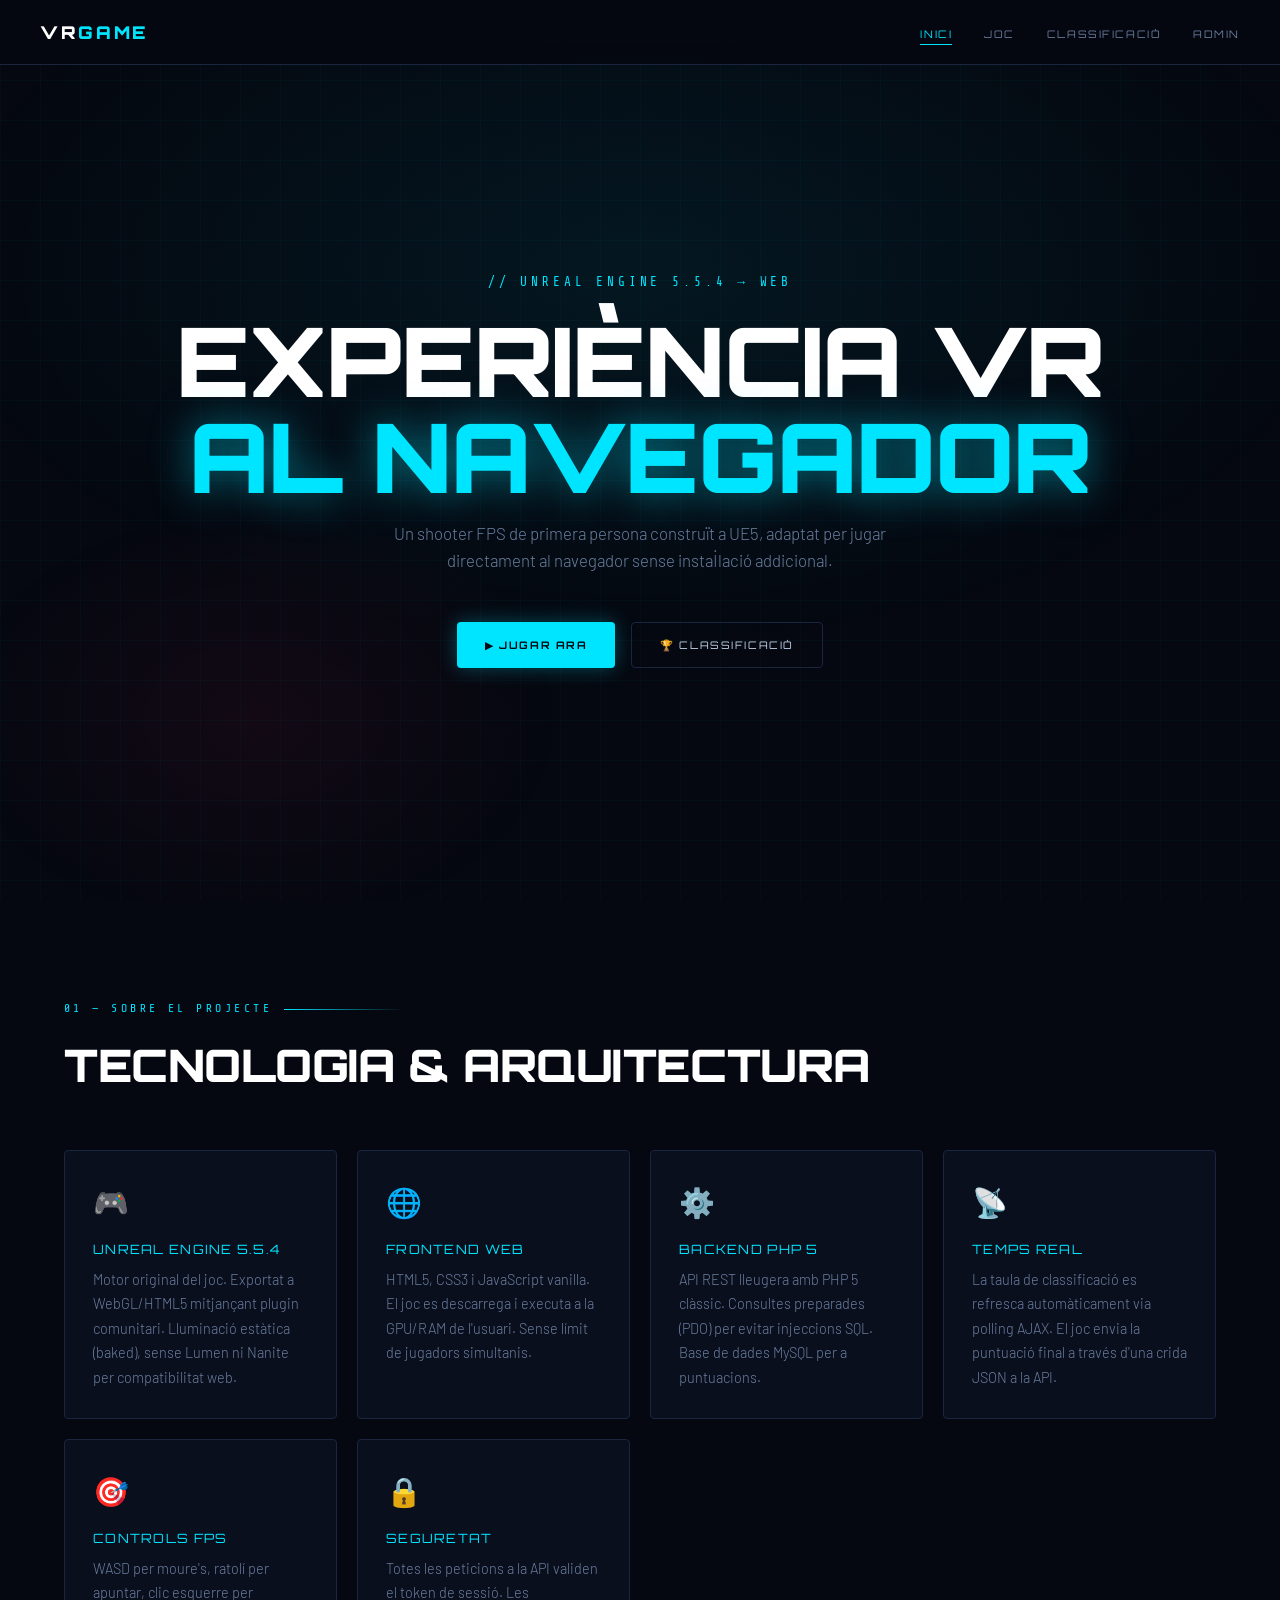
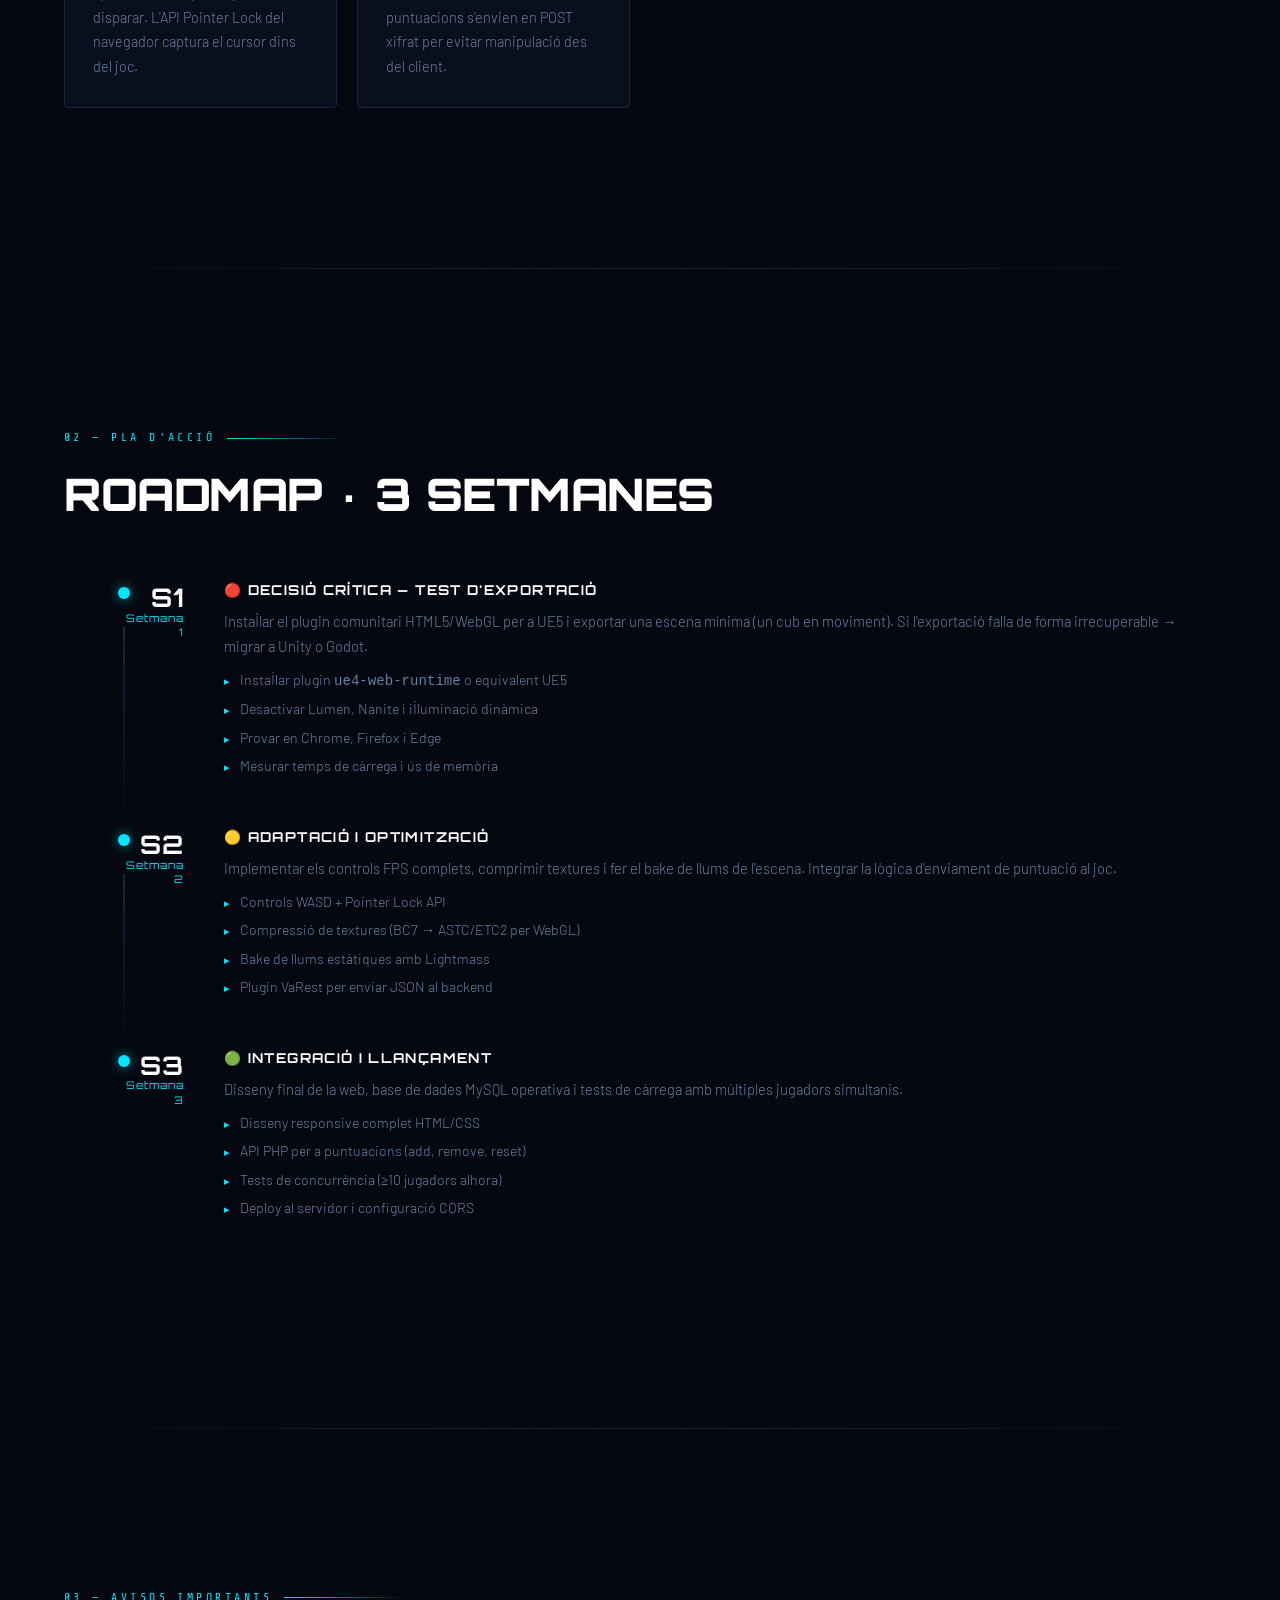
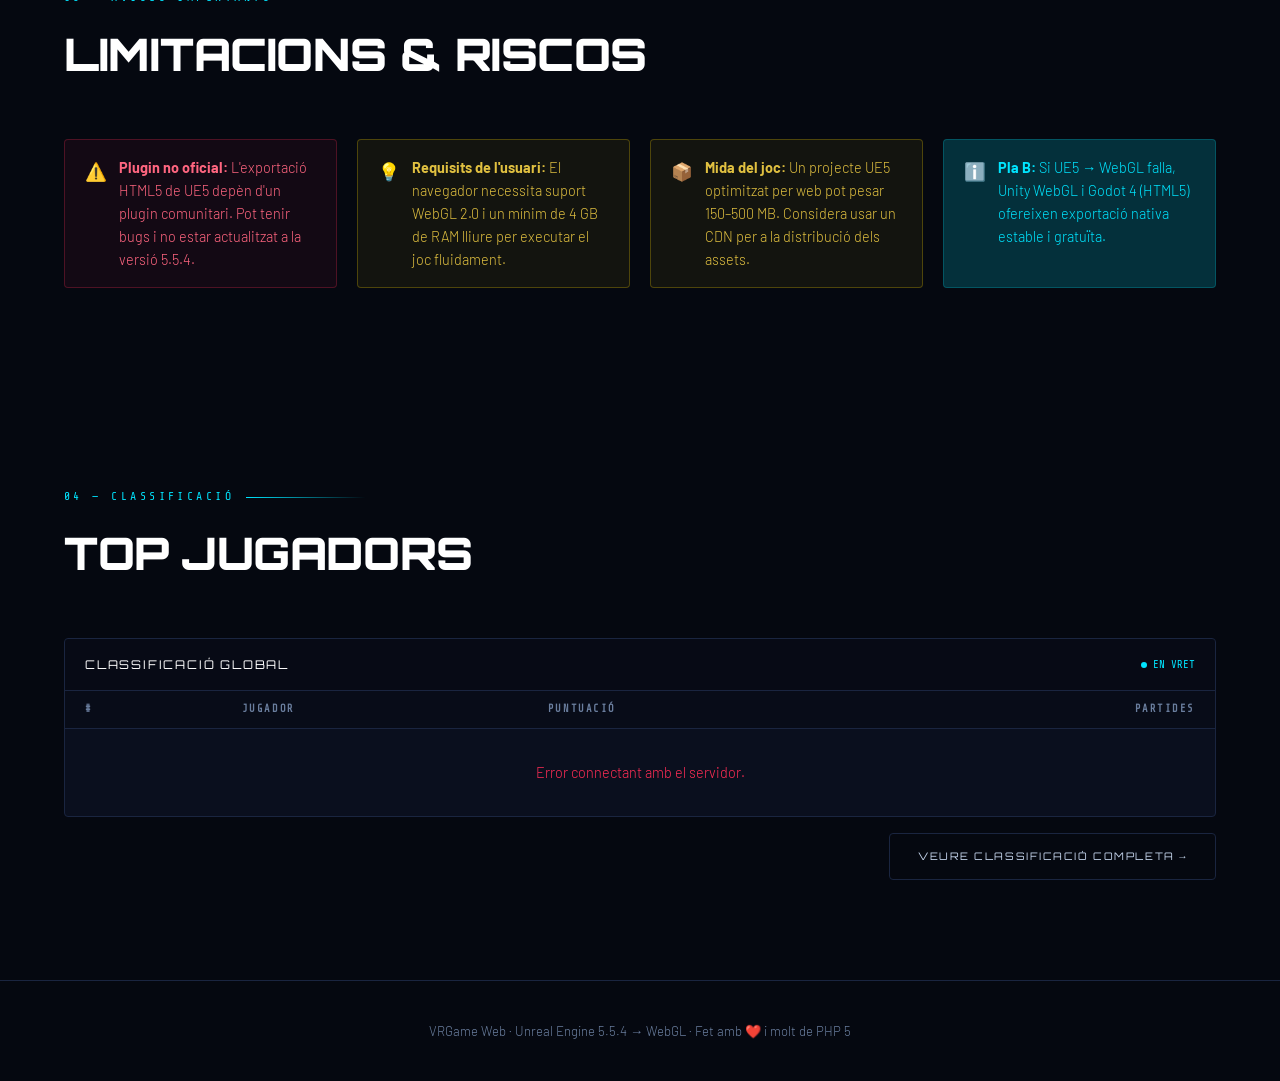
<file: index.html>
<!DOCTYPE html>
<html lang="ca">
<head>
  <meta charset="UTF-8" />
  <meta name="viewport" content="width=device-width, initial-scale=1.0" />
  <title>VR GAME — Projecte Web</title>
  <link rel="stylesheet" href="assets/css/style.css" />
  <link rel="icon" type="image/svg+xml" href="assets/img/favicon.svg" />
</head>
<body>

  <!-- ═══ NAV ═══════════════════════════════════════════════ -->
  <nav class="nav">
    <div class="nav__inner">
      <a class="nav__logo" href="index.html">VR<span>GAME</span></a>
      <ul class="nav__links">
        <li><a href="index.html" class="active">Inici</a></li>
        <li><a href="game.html">Joc</a></li>
        <li><a href="leaderboard.html">Classificació</a></li>
        <li><a href="admin.php">Admin</a></li>
      </ul>
      <div class="nav__toggle" onclick="toggleMenu()">
        <span></span><span></span><span></span>
      </div>
    </div>
  </nav>

  <!-- ═══ HERO ═══════════════════════════════════════════════ -->
  <section class="hero">
    <div class="hero__bg"></div>
    <p class="hero__eyebrow">// Unreal Engine 5.5.4 → Web</p>
    <h1 class="hero__title">
      Experiència VR
      <em>al navegador</em>
    </h1>
    <p class="hero__sub">
      Un shooter FPS de primera persona construït a UE5, adaptat per jugar
      directament al navegador sense instal·lació addicional.
    </p>
    <div class="hero__cta">
      <a href="game.html" class="btn btn--primary">▶ Jugar ara</a>
      <a href="leaderboard.html" class="btn btn--outline">🏆 Classificació</a>
    </div>
  </section>

  <!-- ═══ SOBRE EL PROJECTE ══════════════════════════════════ -->
  <section id="projecte">
    <div class="container">
      <p class="section__label">01 — Sobre el projecte</p>
      <h2 class="section__title">Tecnologia & Arquitectura</h2>

      <div class="tech-grid">
        <div class="card tech-card">
          <div class="tech-card__icon">🎮</div>
          <div class="tech-card__title">Unreal Engine 5.5.4</div>
          <p class="tech-card__text">Motor original del joc. Exportat a WebGL/HTML5 mitjançant plugin comunitari. Lluminació estàtica (baked), sense Lumen ni Nanite per compatibilitat web.</p>
        </div>
        <div class="card tech-card">
          <div class="tech-card__icon">🌐</div>
          <div class="tech-card__title">Frontend Web</div>
          <p class="tech-card__text">HTML5, CSS3 i JavaScript vanilla. El joc es descarrega i executa a la GPU/RAM de l'usuari. Sense límit de jugadors simultanis.</p>
        </div>
        <div class="card tech-card">
          <div class="tech-card__icon">⚙️</div>
          <div class="tech-card__title">Backend PHP 5</div>
          <p class="tech-card__text">API REST lleugera amb PHP 5 clàssic. Consultes preparades (PDO) per evitar injeccions SQL. Base de dades MySQL per a puntuacions.</p>
        </div>
        <div class="card tech-card">
          <div class="tech-card__icon">📡</div>
          <div class="tech-card__title">Temps real</div>
          <p class="tech-card__text">La taula de classificació es refresca automàticament via polling AJAX. El joc envia la puntuació final a través d'una crida JSON a la API.</p>
        </div>
        <div class="card tech-card">
          <div class="tech-card__icon">🎯</div>
          <div class="tech-card__title">Controls FPS</div>
          <p class="tech-card__text">WASD per moure's, ratolí per apuntar, clic esquerre per disparar. L'API Pointer Lock del navegador captura el cursor dins del joc.</p>
        </div>
        <div class="card tech-card">
          <div class="tech-card__icon">🔒</div>
          <div class="tech-card__title">Seguretat</div>
          <p class="tech-card__text">Totes les peticions a la API validen el token de sessió. Les puntuacions s'envien en POST xifrat per evitar manipulació des del client.</p>
        </div>
      </div>
    </div>
  </section>

  <hr class="separator" />

  <!-- ═══ PLA D'ACCIÓ ════════════════════════════════════════ -->
  <section id="pla">
    <div class="container">
      <p class="section__label">02 — Pla d'acció</p>
      <h2 class="section__title">Roadmap · 3 Setmanes</h2>

      <div class="phases">

        <div class="phase">
          <div class="phase__week"><strong>S1</strong>Setmana<br>1</div>
          <div class="phase__dot"></div>
          <div class="phase__body">
            <h3>🔴 Decisió crítica — Test d'exportació</h3>
            <p>Instal·lar el plugin comunitari HTML5/WebGL per a UE5 i exportar una escena mínima (un cub en moviment). Si l'exportació falla de forma irrecuperable → migrar a Unity o Godot.</p>
            <ul>
              <li>Instal·lar plugin <code>ue4-web-runtime</code> o equivalent UE5</li>
              <li>Desactivar Lumen, Nanite i il·luminació dinàmica</li>
              <li>Provar en Chrome, Firefox i Edge</li>
              <li>Mesurar temps de càrrega i ús de memòria</li>
            </ul>
          </div>
        </div>

        <div class="phase">
          <div class="phase__week"><strong>S2</strong>Setmana<br>2</div>
          <div class="phase__dot"></div>
          <div class="phase__body">
            <h3>🟡 Adaptació i optimització</h3>
            <p>Implementar els controls FPS complets, comprimir textures i fer el bake de llums de l'escena. Integrar la lògica d'enviament de puntuació al joc.</p>
            <ul>
              <li>Controls WASD + Pointer Lock API</li>
              <li>Compressió de textures (BC7 → ASTC/ETC2 per WebGL)</li>
              <li>Bake de llums estàtiques amb Lightmass</li>
              <li>Plugin VaRest per enviar JSON al backend</li>
            </ul>
          </div>
        </div>

        <div class="phase">
          <div class="phase__week"><strong>S3</strong>Setmana<br>3</div>
          <div class="phase__dot"></div>
          <div class="phase__body">
            <h3>🟢 Integració i llançament</h3>
            <p>Disseny final de la web, base de dades MySQL operativa i tests de càrrega amb múltiples jugadors simultanis.</p>
            <ul>
              <li>Disseny responsive complet HTML/CSS</li>
              <li>API PHP per a puntuacions (add, remove, reset)</li>
              <li>Tests de concurrència (≥10 jugadors alhora)</li>
              <li>Deploy al servidor i configuració CORS</li>
            </ul>
          </div>
        </div>

      </div>
    </div>
  </section>

  <hr class="separator" />

  <!-- ═══ AVISOS TÈCNICS ═════════════════════════════════════ -->
  <section id="avisos">
    <div class="container">
      <p class="section__label">03 — Avisos importants</p>
      <h2 class="section__title">Limitacions & Riscos</h2>
      <div class="tech-grid">
        <div class="alert alert--danger">
          <span class="alert__icon">⚠️</span>
          <div><strong>Plugin no oficial:</strong> L'exportació HTML5 de UE5 depèn d'un plugin comunitari. Pot tenir bugs i no estar actualitzat a la versió 5.5.4.</div>
        </div>
        <div class="alert alert--warn">
          <span class="alert__icon">💡</span>
          <div><strong>Requisits de l'usuari:</strong> El navegador necessita suport WebGL 2.0 i un mínim de 4 GB de RAM lliure per executar el joc fluidament.</div>
        </div>
        <div class="alert alert--warn">
          <span class="alert__icon">📦</span>
          <div><strong>Mida del joc:</strong> Un projecte UE5 optimitzat per web pot pesar 150–500 MB. Considera usar un CDN per a la distribució dels assets.</div>
        </div>
        <div class="alert alert--info">
          <span class="alert__icon">ℹ️</span>
          <div><strong>Pla B:</strong> Si UE5 → WebGL falla, Unity WebGL i Godot 4 (HTML5) ofereixen exportació nativa estable i gratuïta.</div>
        </div>
      </div>
    </div>
  </section>

  <!-- ═══ CLASSIFICACIÓ PREVIEW ══════════════════════════════ -->
  <section id="ranking">
    <div class="container">
      <p class="section__label">04 — Classificació</p>
      <h2 class="section__title">Top Jugadors</h2>

      <div class="leaderboard" id="leaderboard-preview">
        <div class="leaderboard__header">
          <span class="leaderboard__title">Classificació Global</span>
          <span class="live-badge">EN VRET</span>
        </div>
        <table class="leaderboard__table">
          <thead>
            <tr>
              <th>#</th>
              <th>Jugador</th>
              <th>Puntuació</th>
              <th>Partides</th>
            </tr>
          </thead>
          <tbody id="leaderboard-body">
            <tr><td colspan="4" style="text-align:center;padding:32px;color:var(--text-dim)">
              <div class="loader" style="margin:0 auto 12px"></div>
              Carregant puntuacions...
            </td></tr>
          </tbody>
        </table>
      </div>
      <div class="mt-16" style="text-align:right">
        <a href="leaderboard.html" class="btn btn--outline">Veure classificació completa →</a>
      </div>
    </div>
  </section>

  <!-- ═══ FOOTER ═══════════════════════════════════════════════ -->
  <footer>
    <div class="container">
      <p>VRGame Web · Unreal Engine 5.5.4 → WebGL · Fet amb <span>❤️</span> i molt de PHP 5</p>
    </div>
  </footer>

  <!-- ═══ TOAST CONTAINER ════════════════════════════════════ -->
  <div class="toast-container" id="toast-container"></div>

  <script src="assets/js/main.js"></script>
  <script src="assets/js/leaderboard.js"></script>
  <script>
    // Carrega el preview de la classificació
    document.addEventListener('DOMContentLoaded', function() {
      loadLeaderboard('leaderboard-body', 5);
    });
  </script>
</body>
</html>
</file>
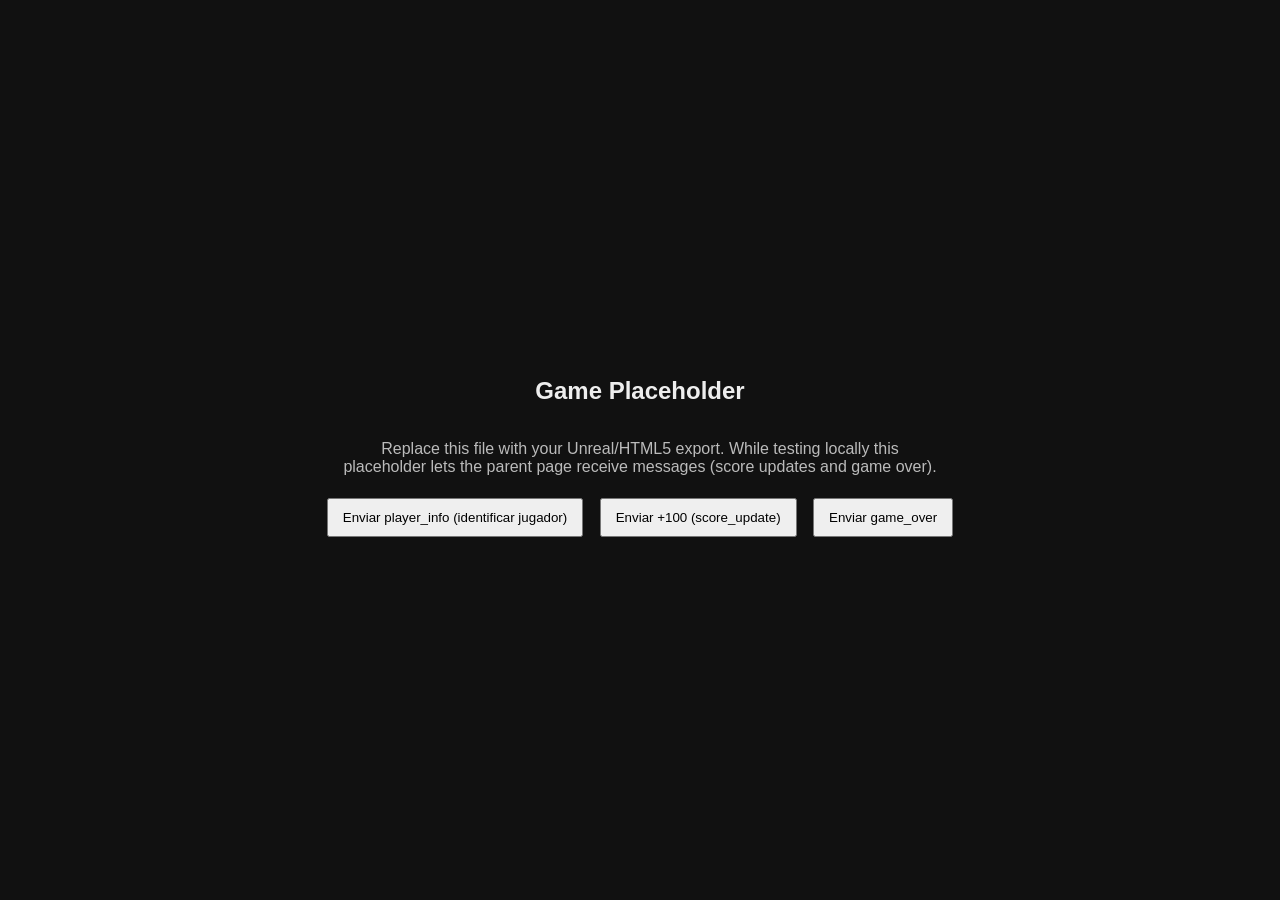
<file: game/index.html>
<!DOCTYPE html>
<html lang="en">
<head>
  <meta charset="utf-8" />
  <meta name="viewport" content="width=device-width,initial-scale=1" />
  <title>Game placeholder</title>
  <style>body{font-family:Arial,Helvetica,sans-serif;background:#111;color:#eee;display:flex;flex-direction:column;align-items:center;justify-content:center;height:100vh;margin:0}button{padding:10px 14px;margin:6px}</style>
</head>
<body>
  <h2>Game Placeholder</h2>
  <p style="max-width:600px;text-align:center;color:#bbb">Replace this file with your Unreal/HTML5 export. While testing locally this placeholder lets the parent page receive messages (score updates and game over).</p>

  <div>
    <button id="btn-player">Enviar player_info (identificar jugador)</button>
    <button id="btn-score">Enviar +100 (score_update)</button>
    <button id="btn-over">Enviar game_over</button>
  </div>

  <script>
    var score = 0;
    document.getElementById('btn-player').addEventListener('click', function() {
      var name = prompt('Nom de jugador per enviar a la pàgina mare:');
      if (!name) return;
      parent.postMessage({ type: 'player_info', name: name }, '*');
    });

    document.getElementById('btn-score').addEventListener('click', function() {
      score += 100;
      parent.postMessage({ type: 'score_update', score: score }, '*');
    });
    document.getElementById('btn-over').addEventListener('click', function() {
      parent.postMessage({ type: 'game_over', score: score }, '*');
    });
  </script>
</body>
</html>
</file>
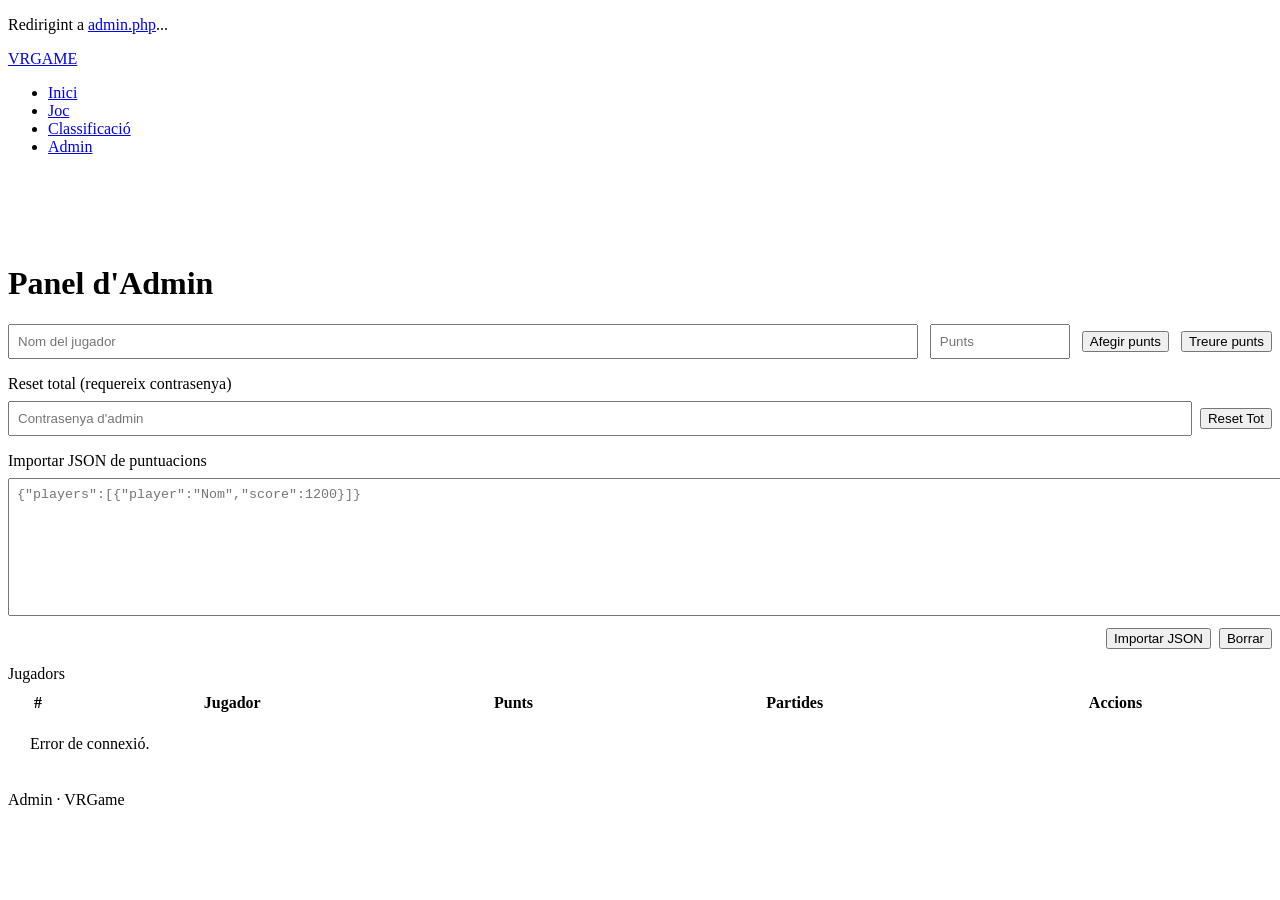
<file: admin.html>
<!DOCTYPE html>
<html lang="ca">
<head>
  <meta charset="UTF-8" />
  <meta name="viewport" content="width=device-width, initial-scale=1.0" />
  <meta http-equiv="refresh" content="0;url=admin.php" />
  <title>Redirecting...</title>
</head>
<body>
  <p>Redirigint a <a href="admin.php">admin.php</a>...</p>

  <nav class="nav">
    <div class="nav__inner">
      <a class="nav__logo" href="index.html">VR<span>GAME</span></a>
      <ul class="nav__links">
        <li><a href="index.html">Inici</a></li>
        <li><a href="game.html">Joc</a></li>
        <li><a href="leaderboard.html">Classificació</a></li>
        <li><a href="admin.html" class="active">Admin</a></li>
      </ul>
      <div class="nav__toggle" onclick="toggleMenu()">
        <span></span><span></span><span></span>
      </div>
    </div>
  </nav>

  <main style="padding-top: 72px;">
    <div class="container">
      <h1 class="section__title">Panel d'Admin</h1>

      <div class="card">
        <div style="display:flex;gap:12px;align-items:center;flex-wrap:wrap">
          <input id="manual-player" placeholder="Nom del jugador" style="flex:1;padding:8px" />
          <input id="manual-points" placeholder="Punts" style="width:120px;padding:8px" />
          <button class="btn" onclick="adminAddPoints()">Afegir punts</button>
          <button class="btn" onclick="adminRemovePoints()">Treure punts</button>
        </div>
      </div>

      <div class="card" style="margin-top:16px">
        <p style="margin:0 0 8px">Reset total (requereix contrasenya)</p>
        <div style="display:flex;gap:8px;align-items:center">
          <input id="reset-password" type="password" placeholder="Contrasenya d'admin" style="padding:8px;flex:1" />
          <button class="btn btn--danger" onclick="adminResetAll()">Reset Tot</button>
        </div>
      </div>

      <div class="card" style="margin-top:16px">
        <p style="margin:0 0 8px">Importar JSON de puntuacions</p>
        <textarea id="import-json" placeholder='{"players":[{"player":"Nom","score":1200}]}' style="width:100%;height:120px;padding:8px"></textarea>
        <div style="display:flex;gap:8px;justify-content:flex-end;margin-top:8px">
          <button class="btn" onclick="adminImportJSON()">Importar JSON</button>
          <button class="btn" onclick="document.getElementById('import-json').value = ''">Borrar</button>
        </div>
      </div>

      <div class="card" style="margin-top:16px">
        <p style="margin:0 0 8px">Jugadors</p>
        <table class="leaderboard__table" style="width:100%">
          <thead>
            <tr><th>#</th><th>Jugador</th><th>Punts</th><th>Partides</th><th>Accions</th></tr>
          </thead>
          <tbody id="admin-players-body">
            <tr><td colspan="5" style="text-align:center;padding:20px">Carregant...</td></tr>
          </tbody>
        </table>
      </div>

      <!-- Edit modal -->
      <div id="edit-modal" style="display:none;position:fixed;inset:0;background:rgba(0,0,0,.6);align-items:center;justify-content:center">
        <div style="background:#0b0f12;padding:18px;border-radius:8px;min-width:320px;max-width:480px">
          <h3 style="margin:0 0 8px">Editar puntuació de <span id="edit-player-name-display"></span></h3>
          <input id="edit-player-name" type="hidden" />
          <div style="margin-bottom:8px"><input id="edit-score-value" type="number" style="width:100%;padding:8px" /></div>
          <div style="display:flex;gap:8px;justify-content:flex-end">
            <button class="btn" onclick="closeEditModal()">Cancel·lar</button>
            <button class="btn btn--primary" onclick="adminSaveEdit()">Desar</button>
          </div>
        </div>
      </div>

    </div>
  </main>

  <footer>
    <div class="container">
      <p>Admin · VRGame</p>
    </div>
  </footer>

  <div class="toast-container" id="toast-container"></div>
  <script src="assets/js/main.js"></script>
  <script src="assets/js/admin.js"></script>
  <script>
    document.addEventListener('DOMContentLoaded', function() {
      showSection('players');
      adminLoadPlayers();
    });

    function adminImportJSON() {
      var txt = document.getElementById('import-json').value.trim();
      if (!txt) { showToast('Introdueix JSON per importar.','error'); return; }
      var payload;
      try { payload = JSON.parse(txt); } catch (e) { showToast('JSON invàlid.', 'error'); return; }

      fetch('php/import_scores.php', {
        method: 'POST',
        headers: { 'Content-Type': 'application/json' },
        body: JSON.stringify(payload)
      })
      .then(function(r) { return r.json(); })
      .then(function(data) {
        if (data.success) {
          showToast('Import complet — inserits:' + data.inserted + ' millorats:' + data.updated_better + ' altres:' + data.updated_not_better, 'success');
          adminLoadPlayers();
        } else {
          showToast('Error: ' + (data.error || '?'), 'error');
        }
      })
      .catch(function() { showToast('Error de connexió.', 'error'); });
    }
  </script>
</body>
</html>
</file>
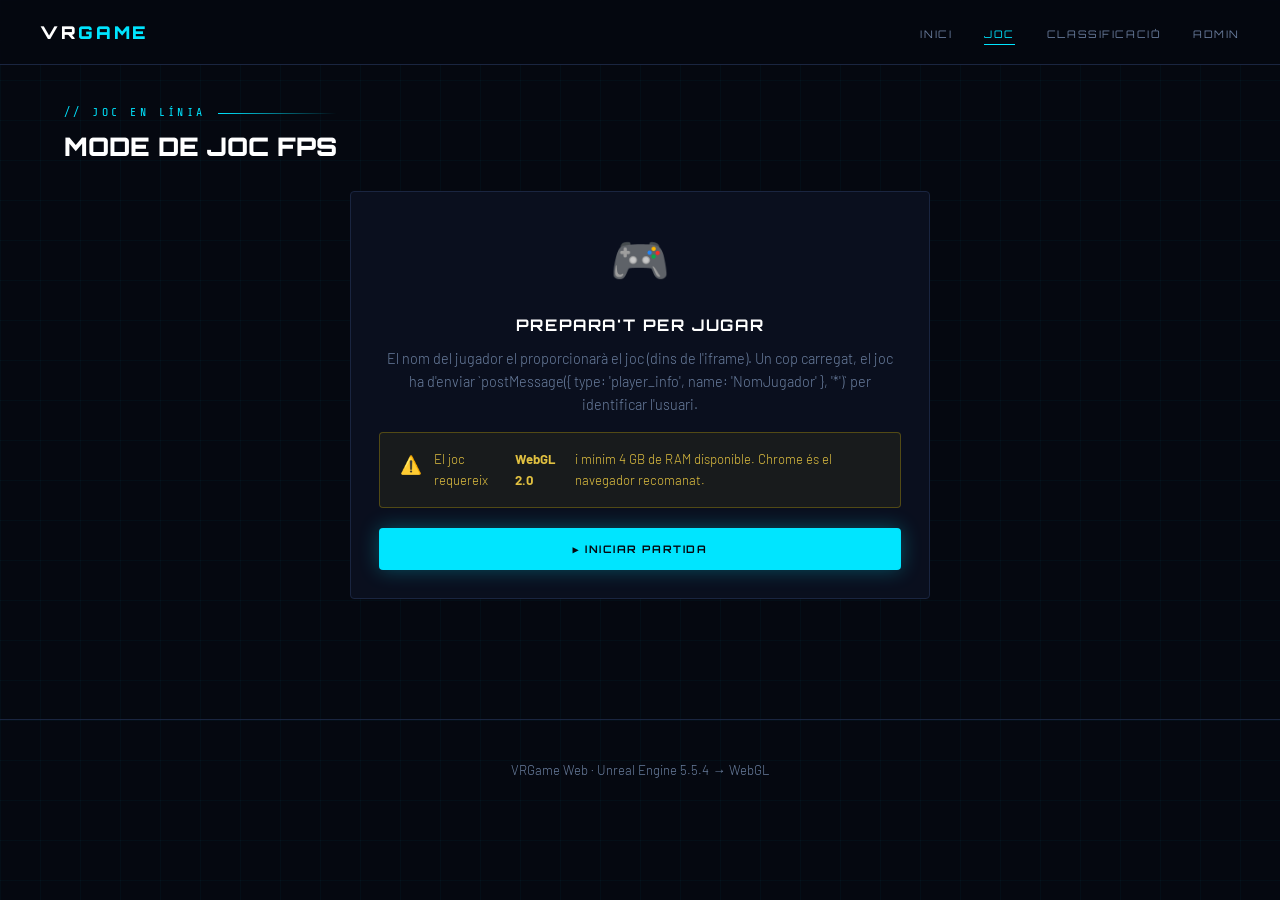
<file: game.html>
<!DOCTYPE html>
<html lang="ca">
<head>
  <meta charset="UTF-8" />
  <meta name="viewport" content="width=device-width, initial-scale=1.0" />
  <title>Joc — VR GAME</title>
  <link rel="stylesheet" href="assets/css/style.css" />
  <link rel="icon" type="image/svg+xml" href="assets/img/favicon.svg" />
</head>
<body>

  <nav class="nav">
    <div class="nav__inner">
      <a class="nav__logo" href="index.html">VR<span>GAME</span></a>
      <ul class="nav__links">
        <li><a href="index.html">Inici</a></li>
        <li><a href="game.html" class="active">Joc</a></li>
        <li><a href="leaderboard.html">Classificació</a></li>
        <li><a href="admin.php">Admin</a></li>
      </ul>
      <div class="nav__toggle" onclick="toggleMenu()">
        <span></span><span></span><span></span>
      </div>
    </div>
  </nav>

  <main style="padding-top: 64px;">
    <div class="container" style="padding-top: 40px; padding-bottom: 80px;">

      <!-- Capçalera -->
      <div style="display:flex; align-items:center; justify-content:space-between; margin-bottom:24px; flex-wrap:wrap; gap:16px;">
        <div>
          <p class="section__label" style="margin-bottom:4px;">// Joc en Línia</p>
          <h1 style="font-family:var(--font-hud); font-size:1.6rem; font-weight:900; text-transform:uppercase; color:#fff;">Mode de Joc FPS</h1>
        </div>
        <div id="session-info" style="display:none; font-family:var(--font-mono); font-size:.8rem; color:var(--text-dim);">
          Jugador: <span id="session-name" class="text-cyan">—</span>
        </div>
      </div>

      <!-- Formulari d'inici de partida (el nom del jugador el proporciona el joc via postMessage) -->
      <div id="start-screen" class="card" style="max-width:580px; margin:0 auto 40px; text-align:center;">
        <div style="font-size:3rem; margin-bottom:16px;">🎮</div>
        <h2 style="font-family:var(--font-hud); font-size:1rem; letter-spacing:.1em; text-transform:uppercase; color:#fff; margin-bottom:8px;">Prepara't per jugar</h2>
        <p class="text-dim" style="font-size:.9rem; margin-bottom:16px;">El nom del jugador el proporcionarà el joc (dins de l'iframe). Un cop carregat, el joc ha d'enviar `postMessage({ type: 'player_info', name: 'NomJugador' }, '*')` per identificar l'usuari.</p>

        <div class="alert alert--warn" style="text-align:left; margin-bottom:20px; font-size:.82rem;">
          <span class="alert__icon">⚠️</span>
          El joc requereix <strong>WebGL 2.0</strong> i mínim 4 GB de RAM disponible. Chrome és el navegador recomanat.
        </div>
        <button class="btn btn--primary" style="width:100%; justify-content:center;" onclick="startGame()">
          ▶ Iniciar Partida
        </button>
      </div>

      <!-- Game wrapper (amagat fins que l'usuari inicia) -->
      <div id="game-container" style="display:none;">

        <div class="game-wrapper">
          <!-- 
            ╔══════════════════════════════════════════════════════════╗
            ║  AQUÍ VA EL TEU JOC UE5                                  ║
            ║  Substitueix el src de l'iframe pel path del teu build   ║
            ║  d'Unreal exportat a WebGL, per exemple:                 ║
            ║    src="game/index.html"                                 ║
            ║                                                          ║
            ║  Si el joc és en la mateixa carpeta:                     ║
            ║    src="game/GameName.html"                              ║
            ╚══════════════════════════════════════════════════════════╝
          -->
          <iframe
            id="game-frame"
            class="game-frame"
            src="game/index.html"
            allow="pointer-lock; fullscreen; autoplay"
            title="VR Game"
          ></iframe>

          <!-- Overlay de càrrega (visible fins que el joc carregui) -->
          <div id="game-loading" class="game-overlay">
            <div class="game-overlay__icon">⚡</div>
            <div class="game-overlay__title">Carregant el joc...</div>
            <p class="game-overlay__sub">S'estan descarregant els assets. Pot trigar uns moments la primera vegada.</p>
            <div class="loader"></div>
          </div>
        </div>

        <!-- HUD inferior -->
        <div class="game-hud">
          <div class="game-hud__stat">
            JUGADOR
            <span id="hud-name">—</span>
          </div>
          <div class="game-hud__stat">
            PUNTUACIÓ ACTUAL
            <span id="hud-score">0</span>
          </div>
          <div class="game-hud__stat">
            ESTAT
            <span id="hud-status" class="text-cyan">EN JOC</span>
          </div>
          <div style="display:flex; gap:12px;">
            <button class="btn btn--outline" style="font-size:.6rem; padding:8px 16px;" onclick="toggleFullscreen()">
              ⛶ Pantalla completa
            </button>
            <button class="btn btn--danger" style="font-size:.6rem; padding:8px 16px;" onclick="endGame()">
              ✕ Sortir
            </button>
          </div>
        </div>

        <!-- Controls -->
        <div style="margin-top: 24px;">
          <p class="section__label" style="font-size:.65rem; margin-bottom:12px;">Controls del joc</p>
          <div class="game-controls">
            <div class="game-control-item">
              <span class="key">W</span><span class="key">A</span><span class="key">S</span><span class="key">D</span>
              Moure's
            </div>
            <div class="game-control-item">
              <span class="key">Ratolí</span>
              Apuntar / Mirar
            </div>
            <div class="game-control-item">
              <span class="key">Clic</span>
              Disparar
            </div>
            <div class="game-control-item">
              <span class="key">Espai</span>
              Saltar
            </div>
            <div class="game-control-item">
              <span class="key">Shift</span>
              Córrer
            </div>
            <div class="game-control-item">
              <span class="key">R</span>
              Recarregar
            </div>
            <div class="game-control-item">
              <span class="key">Esc</span>
              Pausa / Alliberar cursor
            </div>
            <div class="game-control-item">
              <span class="key">F</span>
              Pantalla completa
            </div>
          </div>
        </div>

        <!-- Nota sobre Pointer Lock -->
        <div class="alert alert--info" style="margin-top:20px; font-size:.84rem;">
          <span class="alert__icon">🖱️</span>
          <div>Fes clic dins del joc per activar el <strong>Pointer Lock</strong> (el cursor quedarà capturat). Prem <strong>Esc</strong> per alliberar-lo.</div>
        </div>

      </div>

    </div>
  </main>

  <footer>
    <div class="container">
      <p>VRGame Web · Unreal Engine 5.5.4 → WebGL</p>
    </div>
  </footer>

  <div class="toast-container" id="toast-container"></div>

  <script src="assets/js/main.js"></script>
  <script>
    var currentPlayerName = null;

    function startGame() {
      // Mostrar el contenidor del joc; el joc enviarà el nom via postMessage
      document.getElementById('start-screen').style.display = 'none';
      document.getElementById('game-container').style.display = 'block';

      // Reset HUD
      document.getElementById('hud-name').textContent = '—';
      document.getElementById('hud-score').textContent = '0';
      document.getElementById('hud-status').textContent = 'EN JOC';
      document.getElementById('session-name').textContent = '—';
      document.getElementById('session-info').style.display = 'block';

      // Ocultar overlay quan carregui l'iframe
      var frame = document.getElementById('game-frame');
      frame.addEventListener('load', function() {
        document.getElementById('game-loading').style.display = 'none';
      });

      // Si tarda más de 30s, amagar overlay igualment
      setTimeout(function() {
        var overlay = document.getElementById('game-loading');
        if (overlay) overlay.style.display = 'none';
      }, 30000);

      showToast('Carregant el joc...', 'success');
    }

    function endGame() {
      if (!confirm('Vols sortir de la partida?')) return;
      document.getElementById('game-container').style.display = 'none';
      document.getElementById('start-screen').style.display = 'block';
      document.getElementById('hud-score').textContent = '0';
      document.getElementById('hud-status').textContent = 'EN JOC';
      currentPlayerName = null;
      document.getElementById('session-info').style.display = 'none';
      showToast('Partida finalitzada.', 'success');
    }

    function toggleFullscreen() {
      var frame = document.getElementById('game-frame');
      if (document.fullscreenElement) {
        document.exitFullscreen();
      } else {
        frame.requestFullscreen().catch(function(err) {
          showToast('No s\'ha pogut activar el mode de pantalla completa.', 'error');
        });
      }
    }

    // Missatges des del joc (iframe)
    window.addEventListener('message', function(event) {
      if (!event.data || typeof event.data !== 'object') return;

      var type = event.data.type;

      // Identificació del jugador enviada pel joc
      if (type === 'player_info' || type === 'playerInfo' || type === 'player') {
        var name = event.data.name || event.data.player || event.data.playerName;
        if (name) {
          currentPlayerName = String(name).trim().substring(0, 24);
          document.getElementById('hud-name').textContent = currentPlayerName;
          document.getElementById('session-name').textContent = currentPlayerName;
          document.getElementById('session-info').style.display = 'block';

          // Registrar el jugador si cal (no importa si ja existeix)
          fetch('php/register_player.php', {
            method: 'POST',
            headers: { 'Content-Type': 'application/json' },
            body: JSON.stringify({ player: currentPlayerName })
          }).catch(function(){});
        }
        return;
      }

      if (type === 'score_update') {
        document.getElementById('hud-score').textContent = event.data.score;
      }

      if (type === 'game_over') {
        var score = event.data.score || 0;
        document.getElementById('hud-status').textContent = 'PARTIDA ACABADA';

        if (!currentPlayerName) {
          showToast('Jugador no identificat. Puntuació no enviada.', 'error');
          return;
        }

        // Enviar puntuació a la API
        submitScore(currentPlayerName, score);
      }
    });

    function submitScore(playerName, score) {
      fetch('php/add_score.php', {
        method: 'POST',
        headers: { 'Content-Type': 'application/json' },
        body: JSON.stringify({ player: playerName, score: score })
      })
      .then(function(r) { return r.json(); })
      .then(function(data) {
        if (data.success) {
          showToast('Puntuació guardada: ' + score + ' pts 🏆', 'success');
        } else {
          showToast('Error guardant puntuació: ' + (data.error || '?'), 'error');
        }
      })
      .catch(function() {
        showToast('No s\'ha pogut contactar amb el servidor.', 'error');
      });
    }
  </script>
</body>
</html>
</file>
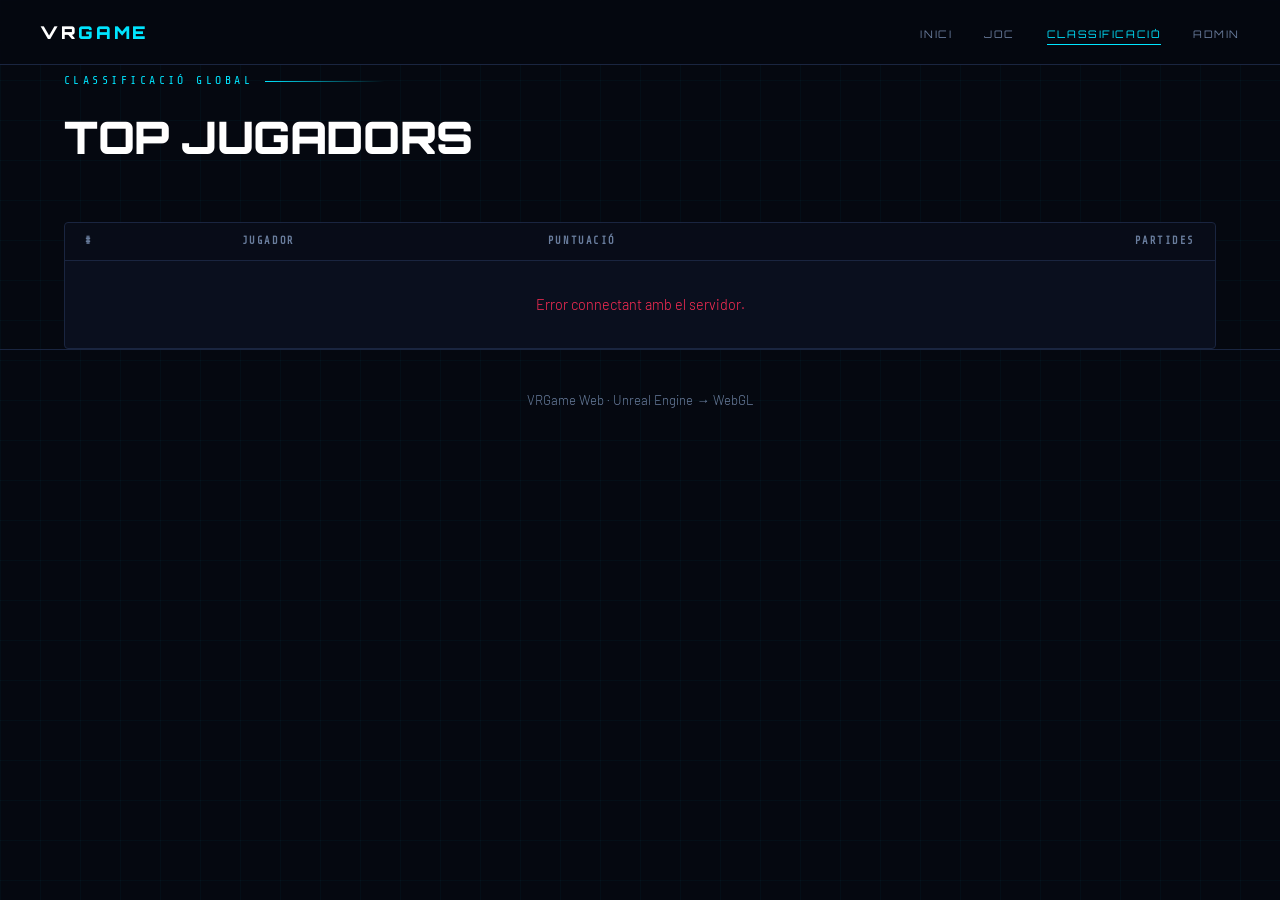
<file: leaderboard.html>
<!DOCTYPE html>
<html lang="ca">
<head>
  <meta charset="UTF-8" />
  <meta name="viewport" content="width=device-width, initial-scale=1.0" />
  <title>Classificació — VR GAME</title>
  <link rel="stylesheet" href="assets/css/style.css" />
  <link rel="icon" type="image/svg+xml" href="assets/img/favicon.svg" />
</head>
<body>

  <nav class="nav">
    <div class="nav__inner">
      <a class="nav__logo" href="index.html">VR<span>GAME</span></a>
      <ul class="nav__links">
        <li><a href="index.html">Inici</a></li>
        <li><a href="game.html">Joc</a></li>
        <li><a href="leaderboard.html" class="active">Classificació</a></li>
        <li><a href="admin.php">Admin</a></li>
      </ul>
      <div class="nav__toggle" onclick="toggleMenu()">
        <span></span><span></span><span></span>
      </div>
    </div>
  </nav>

  <main style="padding-top: 72px;">
    <div class="container">
      <p class="section__label">Classificació Global</p>
      <h1 class="section__title">Top Jugadors</h1>

      <div class="leaderboard">
        <table class="leaderboard__table">
          <thead>
            <tr>
              <th>#</th>
              <th>Jugador</th>
              <th>Puntuació</th>
              <th>Partides</th>
            </tr>
          </thead>
          <tbody id="leaderboard-body">
            <tr><td colspan="4" style="text-align:center;padding:32px;color:var(--text-dim)">Carregant...</td></tr>
          </tbody>
        </table>
      </div>

    </div>
  </main>

  <footer>
    <div class="container">
      <p>VRGame Web · Unreal Engine → WebGL</p>
    </div>
  </footer>

  <div class="toast-container" id="toast-container"></div>

  <script src="assets/js/main.js"></script>
  <script src="assets/js/leaderboard.js"></script>
  <script>
    document.addEventListener('DOMContentLoaded', function() {
      startLiveLeaderboard('leaderboard-body', 0); // intenta SSE, fallback a polling
    });
  </script>
</body>
</html>
</file>
<file: assets/css/style.css>
/* ============================================================
   VR GAME WEB — Global Stylesheet
   Aesthetic: Dark Sci-Fi / Industrial Cyberpunk
   ============================================================ */

@import url('https://fonts.googleapis.com/css2?family=Orbitron:wght@400;700;900&family=Share+Tech+Mono&family=Barlow:wght@300;400;600&display=swap');

/* ── Variables ──────────────────────────────────────────── */
:root {
  --bg:          #050810;
  --bg-2:        #0a0f1e;
  --bg-3:        #0f1629;
  --border:      #1a2540;
  --cyan:        #00e5ff;
  --cyan-dim:    #00b8cc;
  --cyan-glow:   rgba(0,229,255,.18);
  --red:         #ff2d55;
  --gold:        #ffd700;
  --text:        #c8d8f0;
  --text-dim:    #6a7e9e;
  --font-hud:    'Orbitron', monospace;
  --font-mono:   'Share Tech Mono', monospace;
  --font-body:   'Barlow', sans-serif;
  --radius:      4px;
  --transition:  .25s cubic-bezier(.4,0,.2,1);
}

/* ── Reset & Base ───────────────────────────────────────── */
*, *::before, *::after { box-sizing: border-box; margin: 0; padding: 0; }

html { scroll-behavior: smooth; }

body {
  background: var(--bg);
  color: var(--text);
  font-family: var(--font-body);
  font-weight: 300;
  line-height: 1.6;
  min-height: 100vh;
  overflow-x: hidden;
}

/* Subtle animated grid background */
body::before {
  content: '';
  position: fixed;
  inset: 0;
  background-image:
    linear-gradient(rgba(0,229,255,.03) 1px, transparent 1px),
    linear-gradient(90deg, rgba(0,229,255,.03) 1px, transparent 1px);
  background-size: 40px 40px;
  pointer-events: none;
  z-index: 0;
}

a { color: var(--cyan); text-decoration: none; transition: color var(--transition); }
a:hover { color: #fff; }
img { max-width: 100%; display: block; }

/* ── Scrollbar ──────────────────────────────────────────── */
::-webkit-scrollbar { width: 6px; }
::-webkit-scrollbar-track { background: var(--bg-2); }
::-webkit-scrollbar-thumb { background: var(--cyan-dim); border-radius: 3px; }

/* ── Layout ─────────────────────────────────────────────── */
.container { max-width: 1200px; margin: 0 auto; padding: 0 24px; position: relative; z-index: 1; }

/* ── NAV ─────────────────────────────────────────────────── */
.nav {
  position: fixed; top: 0; left: 0; right: 0;
  background: rgba(5,8,16,.85);
  backdrop-filter: blur(16px);
  border-bottom: 1px solid var(--border);
  z-index: 100;
  padding: 0 24px;
}

.nav__inner {
  display: flex; align-items: center; justify-content: space-between;
  height: 64px; max-width: 1200px; margin: 0 auto;
}

.nav__logo {
  font-family: var(--font-hud);
  font-weight: 900;
  font-size: 1.1rem;
  letter-spacing: .15em;
  color: #fff;
  text-transform: uppercase;
}
.nav__logo span { color: var(--cyan); }

.nav__links { display: flex; gap: 32px; list-style: none; }

.nav__links a {
  font-family: var(--font-hud);
  font-size: .65rem;
  letter-spacing: .15em;
  text-transform: uppercase;
  color: var(--text-dim);
  transition: color var(--transition);
  position: relative;
  padding-bottom: 4px;
}
.nav__links a::after {
  content: '';
  position: absolute;
  bottom: 0; left: 0;
  width: 0; height: 1px;
  background: var(--cyan);
  transition: width var(--transition);
}
.nav__links a:hover,
.nav__links a.active { color: var(--cyan); }
.nav__links a:hover::after,
.nav__links a.active::after { width: 100%; }

/* ── Hamburger (mobile) ─────────────────────────────────── */
.nav__toggle { display: none; flex-direction: column; gap: 5px; cursor: pointer; }
.nav__toggle span { width: 24px; height: 2px; background: var(--text); display: block; transition: var(--transition); }

/* ── HERO ────────────────────────────────────────────────── */
.hero {
  min-height: 100vh;
  display: flex; align-items: center; justify-content: center;
  flex-direction: column;
  text-align: center;
  padding: 120px 24px 80px;
  position: relative;
  overflow: hidden;
}

.hero__bg {
  position: absolute; inset: 0;
  background:
    radial-gradient(ellipse 80% 60% at 50% 30%, rgba(0,229,255,.07) 0%, transparent 70%),
    radial-gradient(ellipse 40% 40% at 20% 80%, rgba(255,45,85,.06) 0%, transparent 60%);
}

.hero__eyebrow {
  font-family: var(--font-mono);
  font-size: .8rem;
  letter-spacing: .3em;
  color: var(--cyan);
  text-transform: uppercase;
  margin-bottom: 20px;
  animation: fadeUp .8s ease both;
}

.hero__title {
  font-family: var(--font-hud);
  font-weight: 900;
  font-size: clamp(2.5rem, 8vw, 6rem);
  line-height: 1;
  text-transform: uppercase;
  letter-spacing: -.01em;
  color: #fff;
  margin-bottom: 16px;
  animation: fadeUp .8s .1s ease both;
}
.hero__title em {
  display: block;
  font-style: normal;
  color: var(--cyan);
  text-shadow: 0 0 40px rgba(0,229,255,.5);
}

.hero__sub {
  font-size: 1.05rem;
  color: var(--text-dim);
  max-width: 560px;
  margin: 0 auto 48px;
  animation: fadeUp .8s .2s ease both;
}

.hero__cta {
  display: flex; gap: 16px; flex-wrap: wrap; justify-content: center;
  animation: fadeUp .8s .3s ease both;
}

/* ── Buttons ─────────────────────────────────────────────── */
.btn {
  display: inline-flex; align-items: center; gap: 8px;
  font-family: var(--font-hud);
  font-size: .65rem;
  letter-spacing: .15em;
  text-transform: uppercase;
  padding: 14px 28px;
  border-radius: var(--radius);
  transition: var(--transition);
  cursor: pointer; border: none;
}

.btn--primary {
  background: var(--cyan);
  color: var(--bg);
  font-weight: 700;
  box-shadow: 0 0 20px rgba(0,229,255,.3);
}
.btn--primary:hover {
  background: #fff;
  color: var(--bg);
  box-shadow: 0 0 40px rgba(0,229,255,.5);
  transform: translateY(-2px);
}

.btn--outline {
  background: transparent;
  color: var(--text);
  border: 1px solid var(--border);
}
.btn--outline:hover {
  border-color: var(--cyan);
  color: var(--cyan);
  background: var(--cyan-glow);
}

.btn--danger {
  background: transparent;
  color: var(--red);
  border: 1px solid rgba(255,45,85,.4);
}
.btn--danger:hover {
  background: rgba(255,45,85,.1);
  border-color: var(--red);
}

/* ── Section ─────────────────────────────────────────────── */
section { padding: 100px 0; position: relative; z-index: 1; }

.section__label {
  font-family: var(--font-mono);
  font-size: .72rem;
  letter-spacing: .3em;
  text-transform: uppercase;
  color: var(--cyan);
  margin-bottom: 12px;
  display: flex; align-items: center; gap: 12px;
}
.section__label::after {
  content: '';
  flex: 1; height: 1px;
  background: linear-gradient(90deg, var(--cyan), transparent);
  max-width: 120px;
}

.section__title {
  font-family: var(--font-hud);
  font-size: clamp(1.6rem, 4vw, 2.8rem);
  font-weight: 900;
  text-transform: uppercase;
  color: #fff;
  letter-spacing: -.01em;
  margin-bottom: 48px;
}

/* ── Cards ───────────────────────────────────────────────── */
.card {
  background: var(--bg-2);
  border: 1px solid var(--border);
  border-radius: var(--radius);
  padding: 28px;
  transition: border-color var(--transition), transform var(--transition);
  position: relative;
  overflow: hidden;
}
.card::before {
  content: '';
  position: absolute;
  top: 0; left: 0; right: 0;
  height: 2px;
  background: linear-gradient(90deg, transparent, var(--cyan), transparent);
  opacity: 0;
  transition: opacity var(--transition);
}
.card:hover { border-color: rgba(0,229,255,.3); transform: translateY(-3px); }
.card:hover::before { opacity: 1; }

/* ── Tech Grid ───────────────────────────────────────────── */
.tech-grid {
  display: grid;
  grid-template-columns: repeat(auto-fit, minmax(260px, 1fr));
  gap: 20px;
}

.tech-card__icon {
  font-size: 1.8rem;
  margin-bottom: 14px;
}
.tech-card__title {
  font-family: var(--font-hud);
  font-size: .8rem;
  letter-spacing: .1em;
  text-transform: uppercase;
  color: var(--cyan);
  margin-bottom: 8px;
}
.tech-card__text {
  font-size: .9rem;
  color: var(--text-dim);
  line-height: 1.7;
}

/* ── Phases Timeline ─────────────────────────────────────── */
.phases { display: flex; flex-direction: column; gap: 0; }

.phase {
  display: grid;
  grid-template-columns: 120px 1fr;
  gap: 24px;
  position: relative;
}
.phase:not(:last-child)::after {
  content: '';
  position: absolute;
  left: 59px; top: 48px;
  width: 2px; bottom: 0;
  background: linear-gradient(180deg, var(--border), transparent);
}

.phase__week {
  font-family: var(--font-hud);
  font-size: .65rem;
  letter-spacing: .1em;
  color: var(--cyan);
  text-align: right;
  padding-top: 6px;
  line-height: 1.4;
}
.phase__week strong { display: block; font-size: 1.6rem; color: #fff; line-height: 1; }

.phase__dot {
  position: absolute;
  left: 54px; top: 8px;
  width: 12px; height: 12px;
  background: var(--cyan);
  border-radius: 50%;
  box-shadow: 0 0 12px rgba(0,229,255,.6);
}

.phase__body {
  padding: 0 0 48px 16px;
}
.phase__body h3 {
  font-family: var(--font-hud);
  font-size: .85rem;
  letter-spacing: .1em;
  text-transform: uppercase;
  color: #fff;
  margin-bottom: 8px;
}
.phase__body p {
  font-size: .92rem;
  color: var(--text-dim);
  line-height: 1.7;
}
.phase__body ul {
  margin-top: 10px;
  list-style: none;
  display: flex; flex-direction: column; gap: 6px;
}
.phase__body ul li {
  font-size: .88rem;
  color: var(--text-dim);
  padding-left: 16px;
  position: relative;
}
.phase__body ul li::before {
  content: '▸';
  position: absolute; left: 0;
  color: var(--cyan);
  font-size: .7rem;
  top: 3px;
}

/* ── Alert / Warning box ─────────────────────────────────── */
.alert {
  border-radius: var(--radius);
  padding: 16px 20px;
  font-size: .9rem;
  display: flex; gap: 12px; align-items: flex-start;
  line-height: 1.6;
}
.alert--warn {
  background: rgba(255,215,0,.06);
  border: 1px solid rgba(255,215,0,.25);
  color: #e0c040;
}
.alert--danger {
  background: rgba(255,45,85,.06);
  border: 1px solid rgba(255,45,85,.25);
  color: #ff6680;
}
.alert--info {
  background: var(--cyan-glow);
  border: 1px solid rgba(0,229,255,.2);
  color: var(--cyan);
}
.alert__icon { font-size: 1.1rem; flex-shrink: 0; margin-top: 1px; }

/* ── Game embed ──────────────────────────────────────────── */
.game-section { padding: 120px 0 80px; }

.game-wrapper {
  background: var(--bg-3);
  border: 1px solid var(--border);
  border-radius: var(--radius);
  overflow: hidden;
  position: relative;
}

.game-frame {
  width: 100%;
  aspect-ratio: 16 / 9;
  border: none;
  display: block;
  background: #000;
}

.game-overlay {
  position: absolute; inset: 0;
  display: flex; align-items: center; justify-content: center;
  flex-direction: column; gap: 20px;
  background: rgba(5,8,16,.95);
}

.game-overlay__icon {
  font-size: 4rem;
  animation: pulse 2s ease infinite;
}

.game-overlay__title {
  font-family: var(--font-hud);
  font-size: 1.2rem;
  letter-spacing: .15em;
  text-transform: uppercase;
  color: #fff;
}

.game-overlay__sub {
  font-size: .9rem;
  color: var(--text-dim);
  text-align: center;
  max-width: 400px;
}

.game-hud {
  display: flex; align-items: center; justify-content: space-between;
  padding: 12px 20px;
  background: rgba(0,0,0,.5);
  border-top: 1px solid var(--border);
}

.game-hud__stat {
  font-family: var(--font-mono);
  font-size: .75rem;
  color: var(--text-dim);
  display: flex; flex-direction: column; gap: 2px;
}
.game-hud__stat span { color: var(--cyan); font-size: 1rem; }

.game-controls {
  display: flex; gap: 24px; flex-wrap: wrap;
  margin-top: 24px;
}
.game-control-item {
  display: flex; align-items: center; gap: 10px;
  font-size: .85rem; color: var(--text-dim);
}
.key {
  background: var(--bg-3);
  border: 1px solid var(--border);
  border-radius: 3px;
  padding: 2px 8px;
  font-family: var(--font-mono);
  font-size: .75rem;
  color: var(--text);
  min-width: 28px;
  text-align: center;
}

/* ── Leaderboard ─────────────────────────────────────────── */
.leaderboard {
  background: var(--bg-2);
  border: 1px solid var(--border);
  border-radius: var(--radius);
  overflow: hidden;
}

.leaderboard__header {
  padding: 16px 20px;
  background: rgba(0,0,0,.3);
  border-bottom: 1px solid var(--border);
  display: flex; align-items: center; justify-content: space-between;
}

.leaderboard__title {
  font-family: var(--font-hud);
  font-size: .75rem;
  letter-spacing: .15em;
  text-transform: uppercase;
  color: #fff;
}

.live-badge {
  display: flex; align-items: center; gap: 6px;
  font-family: var(--font-mono);
  font-size: .68rem;
  color: var(--cyan);
}
.live-badge::before {
  content: '';
  width: 6px; height: 6px;
  background: var(--cyan);
  border-radius: 50%;
  animation: pulse 1.5s ease infinite;
}

.leaderboard__table {
  width: 100%;
  border-collapse: collapse;
}

.leaderboard__table th {
  padding: 10px 20px;
  text-align: left;
  font-family: var(--font-mono);
  font-size: .65rem;
  letter-spacing: .15em;
  text-transform: uppercase;
  color: var(--text-dim);
  border-bottom: 1px solid var(--border);
  background: rgba(0,0,0,.2);
}
.leaderboard__table th:last-child,
.leaderboard__table td:last-child { text-align: right; }

.leaderboard__table td {
  padding: 14px 20px;
  font-size: .9rem;
  border-bottom: 1px solid rgba(26,37,64,.5);
  transition: background var(--transition);
}
.leaderboard__table tr:last-child td { border-bottom: none; }
.leaderboard__table tr:hover td { background: rgba(0,229,255,.03); }

.rank {
  font-family: var(--font-hud);
  font-size: .75rem;
  color: var(--text-dim);
}
.rank--1 { color: var(--gold); }
.rank--2 { color: #c0c0c0; }
.rank--3 { color: #cd7f32; }

.player-name {
  font-family: var(--font-mono);
  color: #fff;
}

.score-value {
  font-family: var(--font-hud);
  font-weight: 700;
  color: var(--cyan);
  letter-spacing: .05em;
}

/* ── Footer ──────────────────────────────────────────────── */
footer {
  border-top: 1px solid var(--border);
  padding: 40px 0;
  text-align: center;
  color: var(--text-dim);
  font-size: .82rem;
  position: relative; z-index: 1;
}
footer span { color: var(--cyan); }

/* ── Animations ──────────────────────────────────────────── */
@keyframes fadeUp {
  from { opacity: 0; transform: translateY(24px); }
  to   { opacity: 1; transform: translateY(0); }
}
@keyframes pulse {
  0%, 100% { opacity: 1; transform: scale(1); }
  50%       { opacity: .6; transform: scale(1.05); }
}
@keyframes spin {
  from { transform: rotate(0deg); }
  to   { transform: rotate(360deg); }
}

/* ── Utilities ───────────────────────────────────────────── */
.text-cyan  { color: var(--cyan); }
.text-dim   { color: var(--text-dim); }
.text-red   { color: var(--red); }
.text-gold  { color: var(--gold); }
.mt-8  { margin-top: 8px; }
.mt-16 { margin-top: 16px; }
.mt-24 { margin-top: 24px; }
.mt-32 { margin-top: 32px; }
.mb-24 { margin-bottom: 24px; }
.grid-2 { display: grid; grid-template-columns: 1fr 1fr; gap: 24px; }
.grid-3 { display: grid; grid-template-columns: repeat(3,1fr); gap: 20px; }
.flex   { display: flex; }
.gap-16 { gap: 16px; }
.flex-wrap { flex-wrap: wrap; }
.separator {
  border: none; height: 1px;
  background: linear-gradient(90deg, transparent, var(--border), transparent);
  margin: 60px 0;
}

/* ── Admin Panel Specific ────────────────────────────────── */
.admin-wrap {
  display: grid;
  grid-template-columns: 260px 1fr;
  min-height: calc(100vh - 64px);
  margin-top: 64px;
}
.admin-sidebar {
  background: var(--bg-2);
  border-right: 1px solid var(--border);
  padding: 32px 20px;
}
.admin-sidebar__title {
  font-family: var(--font-hud);
  font-size: .65rem;
  letter-spacing: .2em;
  text-transform: uppercase;
  color: var(--text-dim);
  margin-bottom: 20px;
}
.admin-nav { list-style: none; display: flex; flex-direction: column; gap: 4px; }
.admin-nav a {
  display: flex; align-items: center; gap: 10px;
  padding: 10px 14px;
  border-radius: var(--radius);
  font-size: .88rem;
  color: var(--text-dim);
  transition: var(--transition);
}
.admin-nav a:hover, .admin-nav a.active {
  background: var(--cyan-glow);
  color: var(--cyan);
}
.admin-content { padding: 40px; overflow-y: auto; }

/* Form elements */
.form-group { display: flex; flex-direction: column; gap: 6px; margin-bottom: 20px; }
label {
  font-family: var(--font-mono);
  font-size: .72rem;
  letter-spacing: .1em;
  text-transform: uppercase;
  color: var(--text-dim);
}
input, select, textarea {
  background: var(--bg-3);
  border: 1px solid var(--border);
  border-radius: var(--radius);
  color: var(--text);
  padding: 10px 14px;
  font-family: var(--font-mono);
  font-size: .9rem;
  transition: border-color var(--transition);
  outline: none;
  width: 100%;
}
input:focus, select:focus, textarea:focus {
  border-color: var(--cyan);
  box-shadow: 0 0 0 2px rgba(0,229,255,.1);
}

/* Loader */
.loader {
  width: 32px; height: 32px;
  border: 3px solid var(--border);
  border-top-color: var(--cyan);
  border-radius: 50%;
  animation: spin 1s linear infinite;
}

/* Toast */
.toast-container { position: fixed; bottom: 24px; right: 24px; z-index: 999; display: flex; flex-direction: column; gap: 10px; }
.toast {
  background: var(--bg-2);
  border: 1px solid var(--border);
  border-radius: var(--radius);
  padding: 12px 18px;
  font-size: .88rem;
  min-width: 240px;
  display: flex; align-items: center; gap: 10px;
  animation: fadeUp .3s ease;
  box-shadow: 0 8px 32px rgba(0,0,0,.4);
}
.toast--success { border-color: rgba(0,229,255,.4); }
.toast--error   { border-color: rgba(255,45,85,.4); color: var(--red); }

/* ── Responsive ──────────────────────────────────────────── */
@media (max-width: 768px) {
  .nav__links { display: none; flex-direction: column; gap: 0; position: absolute; top: 64px; left: 0; right: 0; background: var(--bg-2); border-bottom: 1px solid var(--border); padding: 16px; }
  .nav__links.open { display: flex; }
  .nav__links a { padding: 12px 0; }
  .nav__toggle { display: flex; }
  .grid-2, .grid-3 { grid-template-columns: 1fr; }
  .phase { grid-template-columns: 1fr; }
  .phase__dot { display: none; }
  .phase:not(:last-child)::after { display: none; }
  .admin-wrap { grid-template-columns: 1fr; }
  .admin-sidebar { display: none; }
}
</file>
